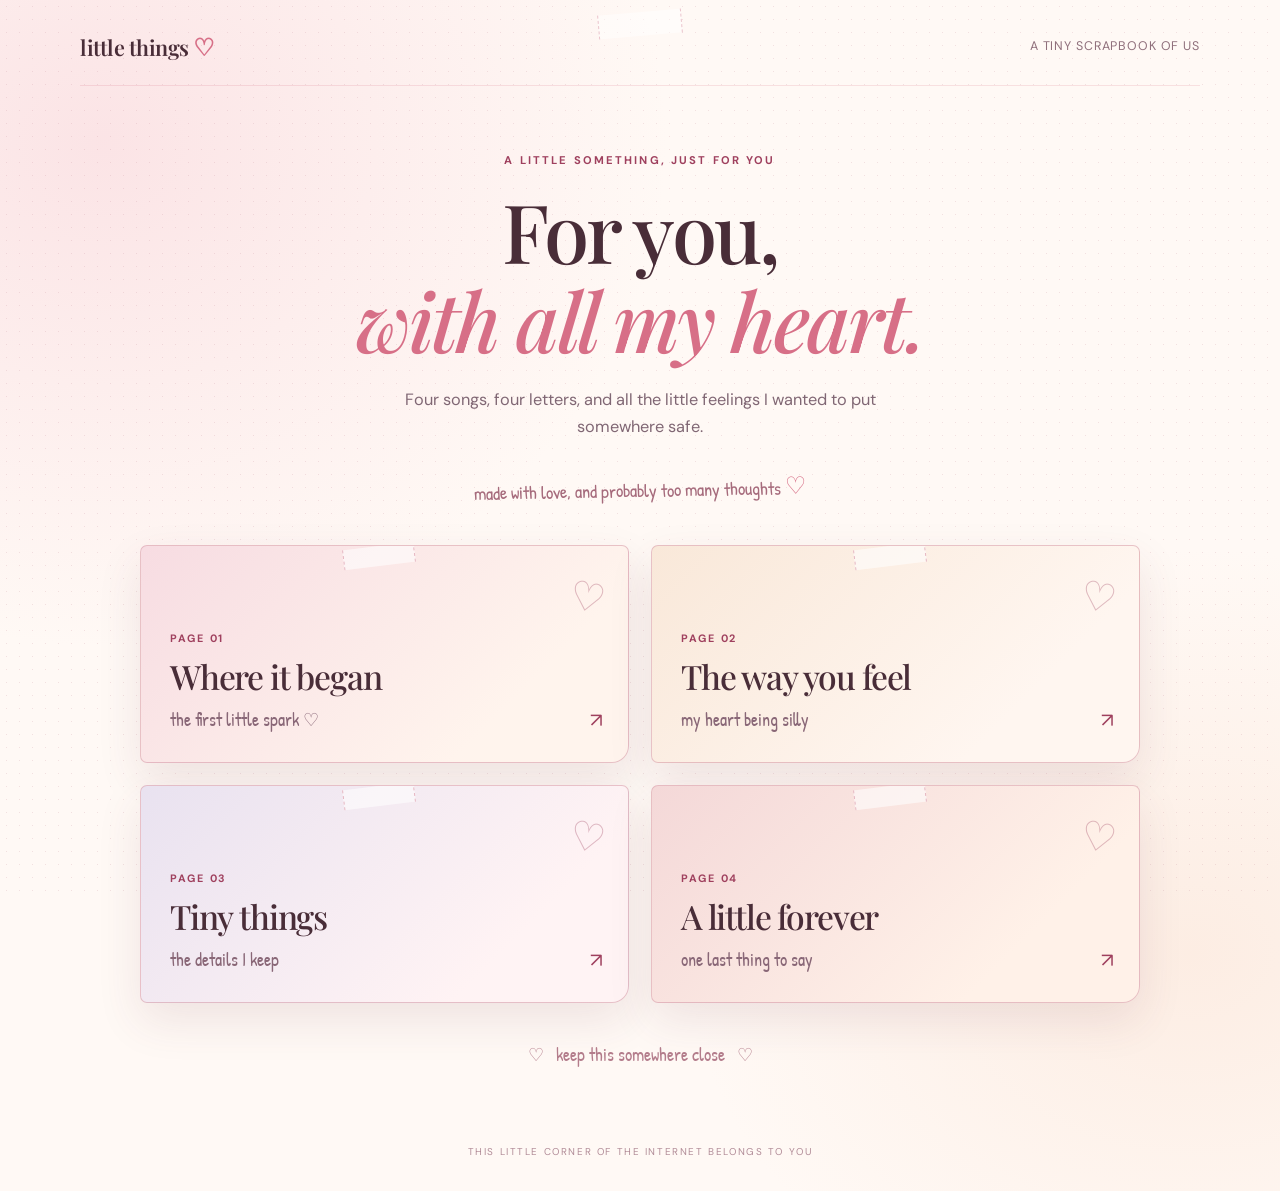
<file: index.html>
<!DOCTYPE html>
<html lang="en">
<head>
  <meta charset="UTF-8"><meta name="viewport" content="width=device-width, initial-scale=1.0">
  <meta name="theme-color" content="#fff4ed"><title>little things, for you ♡</title>
  <link rel="preconnect" href="https://fonts.googleapis.com"><link rel="preconnect" href="https://fonts.gstatic.com" crossorigin>
  <link href="https://fonts.googleapis.com/css2?family=DM+Sans:wght@400;500;600&family=Patrick+Hand&family=Playfair+Display:ital,wght@0,500;0,600;1,500&display=swap" rel="stylesheet">
  <link rel="stylesheet" href="style.css">
</head>
<body class="home">
  <div class="tape tape-top"></div>
  <nav class="topbar"><a class="brand" href="index.html">little things <span>♡</span></a><span class="nav-note">a tiny scrapbook of us</span></nav>
  <main class="home-main">
    <p class="eyebrow">A LITTLE SOMETHING, JUST FOR YOU</p>
    <h1>For you,<br><em>with all my heart.</em></h1>
    <p class="intro">Four songs, four letters, and all the little feelings I wanted to put somewhere safe.</p>
    <div class="hand-note">made with love, and probably too many thoughts <span>♡</span></div>
    <section class="scrap-grid">
      <a class="scrap-card scrap-one" href="page1.html"><span class="tape mini-tape"></span><span class="card-num">PAGE 01</span><span class="card-title">Where it began</span><span class="card-caption">the first little spark ♡</span><span class="card-arrow">↗</span></a>
      <a class="scrap-card scrap-two" href="page2.html"><span class="tape mini-tape"></span><span class="card-num">PAGE 02</span><span class="card-title">The way you feel</span><span class="card-caption">my heart being silly</span><span class="card-arrow">↗</span></a>
      <a class="scrap-card scrap-three" href="page3.html"><span class="tape mini-tape"></span><span class="card-num">PAGE 03</span><span class="card-title">Tiny things</span><span class="card-caption">the details I keep</span><span class="card-arrow">↗</span></a>
      <a class="scrap-card scrap-four" href="page4.html"><span class="tape mini-tape"></span><span class="card-num">PAGE 04</span><span class="card-title">A little forever</span><span class="card-caption">one last thing to say</span><span class="card-arrow">↗</span></a>
    </section>
    <div class="bottom-doodle">♡ &nbsp; keep this somewhere close &nbsp; ♡</div>
  </main>
  <footer>THIS LITTLE CORNER OF THE INTERNET BELONGS TO YOU</footer>
</body></html>
</file>
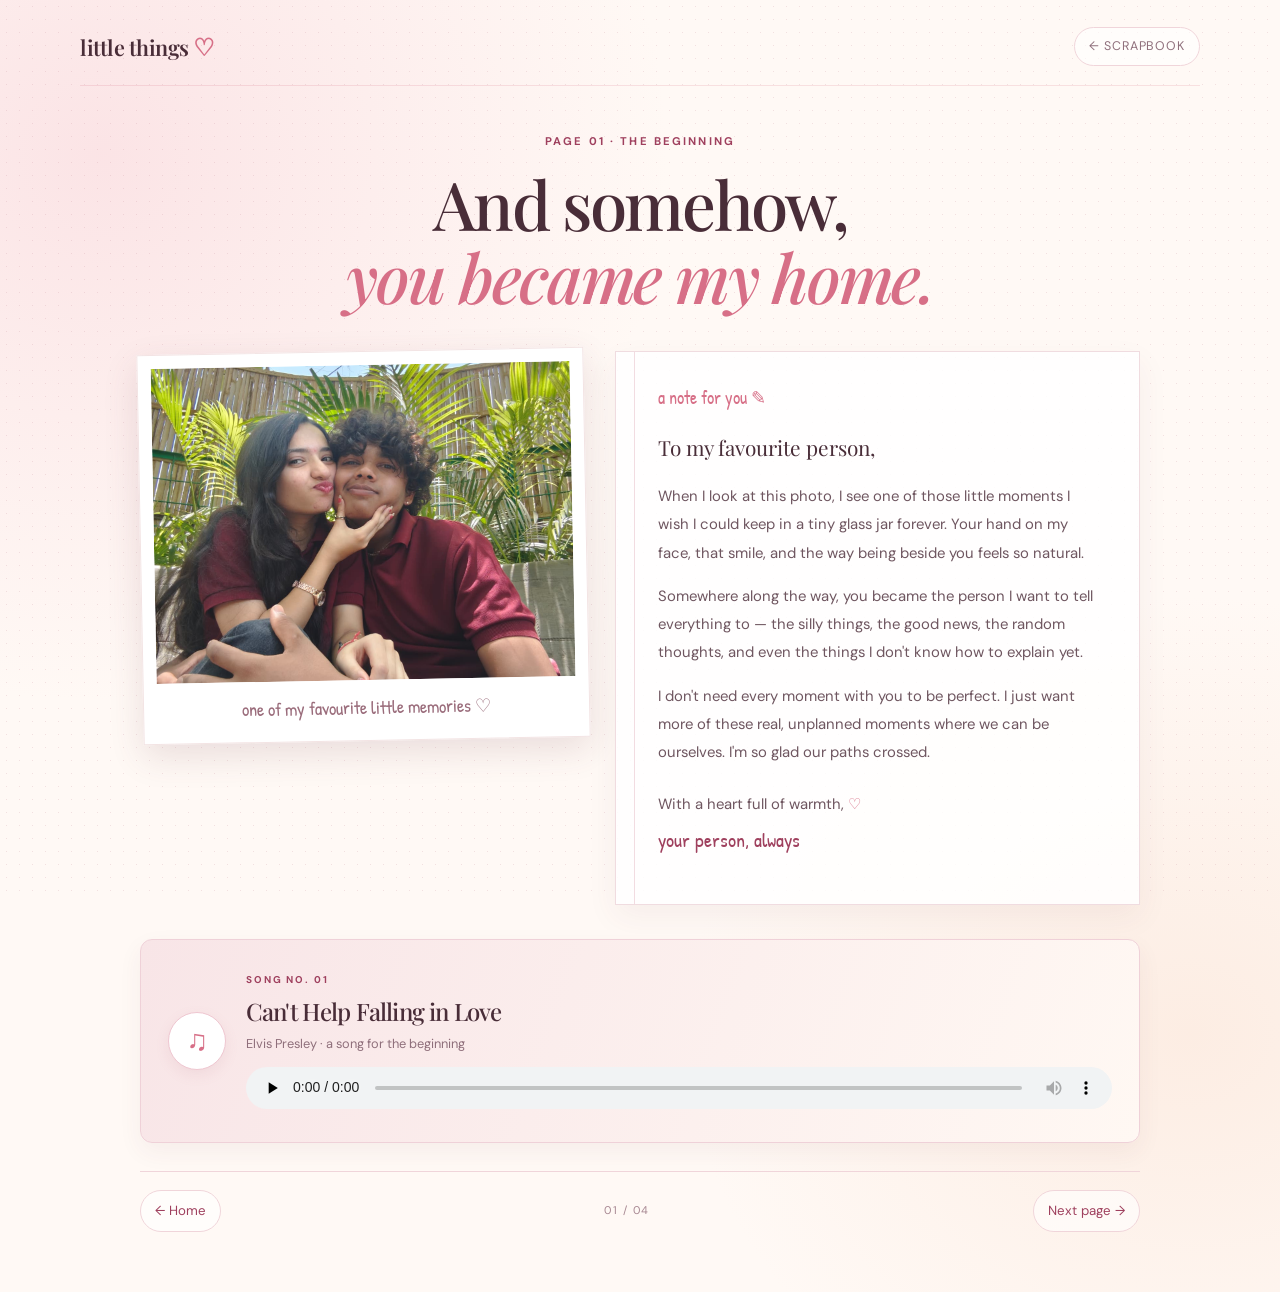
<file: page1.html>
<!DOCTYPE html><html lang="en"><head><meta charset="UTF-8"><meta name="viewport" content="width=device-width, initial-scale=1.0"><meta name="theme-color" content="#fff4ed"><title>01 · Where it began ♡</title><link rel="preconnect" href="https://fonts.googleapis.com"><link rel="preconnect" href="https://fonts.gstatic.com" crossorigin><link href="https://fonts.googleapis.com/css2?family=DM+Sans:wght@400;500;600&family=Patrick+Hand&family=Playfair+Display:ital,wght@0,500;0,600;1,500&display=swap" rel="stylesheet"><link rel="stylesheet" href="style.css"></head>
<body class="letter-page p1"><nav class="topbar"><a class="brand" href="index.html">little things <span>♡</span></a><a class="back" href="index.html">← scrapbook</a></nav><main class="letter-main"><p class="eyebrow">PAGE 01 · THE BEGINNING</p><h1>And somehow,<br><em>you became my home.</em></h1><div class="memory-layout"><figure class="photo-paper"><div class="photo-placeholder"><img src="photos/photo1.png" alt="A memory of us" onerror="this.style.display='none';this.parentElement.classList.add('empty-photo')"><span class="placeholder-copy">YOUR PHOTO GOES HERE<br><small>add your picture as photos/photo1.png</small></span></div><figcaption>one of my favourite little memories ♡</figcaption></figure><article class="letter-paper"><span class="paper-label">a note for you ✎</span><p class="dear">To my favourite person,</p><p>When I look at this photo, I see one of those little moments I wish I could keep in a tiny glass jar forever. Your hand on my face, that smile, and the way being beside you feels so natural.</p><p>Somewhere along the way, you became the person I want to tell everything to — the silly things, the good news, the random thoughts, and even the things I don't know how to explain yet.</p><p>I don't need every moment with you to be perfect. I just want more of these real, unplanned moments where we can be ourselves. I'm so glad our paths crossed.</p><p class="signoff">With a heart full of warmth, <span>♡</span></p><p class="signature">your person, always</p></article></div><section class="music-paper"><div class="music-sticker">♫</div><div class="music-content"><span class="eyebrow">SONG NO. 01</span><h2>Can't Help Falling in Love</h2><p>Elvis Presley · a song for the beginning</p><audio controls preload="none"><source src="songs/song1.mp3" type="audio/mpeg">Your browser does not support audio playback.</audio></div></section><nav class="page-nav"><a href="index.html">← Home</a><span>01 / 04</span><a href="page2.html">Next page →</a></nav></main></body></html>
</file>
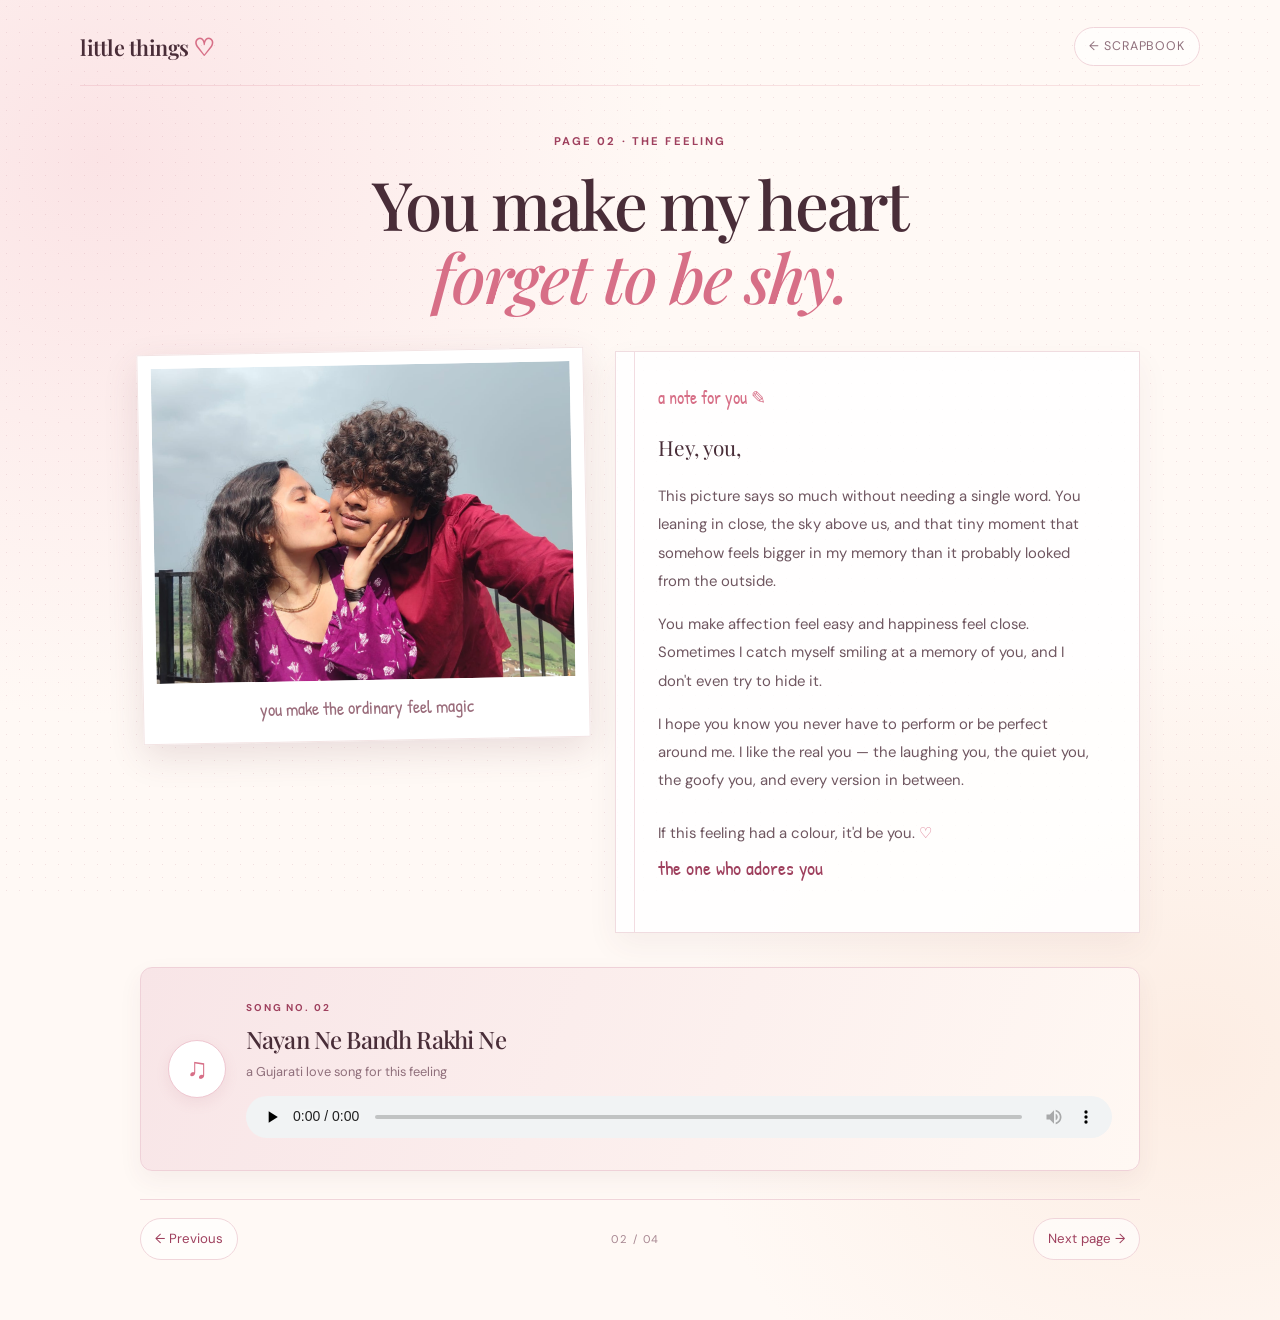
<file: page2.html>
<!DOCTYPE html><html lang="en"><head><meta charset="UTF-8"><meta name="viewport" content="width=device-width, initial-scale=1.0"><meta name="theme-color" content="#f9eef8"><title>02 · The way you feel ♡</title><link rel="preconnect" href="https://fonts.googleapis.com"><link rel="preconnect" href="https://fonts.gstatic.com" crossorigin><link href="https://fonts.googleapis.com/css2?family=DM+Sans:wght@400;500;600&family=Patrick+Hand&family=Playfair+Display:ital,wght@0,500;0,600;1,500&display=swap" rel="stylesheet"><link rel="stylesheet" href="style.css"></head>
<body class="letter-page p2"><nav class="topbar"><a class="brand" href="index.html">little things <span>♡</span></a><a class="back" href="index.html">← scrapbook</a></nav><main class="letter-main"><p class="eyebrow">PAGE 02 · THE FEELING</p><h1>You make my heart<br><em>forget to be shy.</em></h1><div class="memory-layout"><figure class="photo-paper tilted"><div class="photo-placeholder"><img src="photos/photo2.png" alt="A favourite photo" onerror="this.style.display='none';this.parentElement.classList.add('empty-photo')"><span class="placeholder-copy">YOUR PHOTO GOES HERE<br><small>add your picture as photos/photo2.png</small></span></div><figcaption>you make the ordinary feel magic</figcaption></figure><article class="letter-paper"><span class="paper-label">a note for you ✎</span><p class="dear">Hey, you,</p><p>This picture says so much without needing a single word. You leaning in close, the sky above us, and that tiny moment that somehow feels bigger in my memory than it probably looked from the outside.</p><p>You make affection feel easy and happiness feel close. Sometimes I catch myself smiling at a memory of you, and I don't even try to hide it.</p><p>I hope you know you never have to perform or be perfect around me. I like the real you — the laughing you, the quiet you, the goofy you, and every version in between.</p><p class="signoff">If this feeling had a colour, it'd be you. <span>♡</span></p><p class="signature">the one who adores you</p></article></div><section class="music-paper"><div class="music-sticker">♫</div><div class="music-content"><span class="eyebrow">SONG NO. 02</span><h2>Nayan Ne Bandh Rakhi Ne</h2><p>a Gujarati love song for this feeling</p><audio controls preload="none"><source src="songs/song2.mp3" type="audio/mpeg">Your browser does not support audio playback.</audio></div></section><nav class="page-nav"><a href="page1.html">← Previous</a><span>02 / 04</span><a href="page3.html">Next page →</a></nav></main></body></html>
</file>
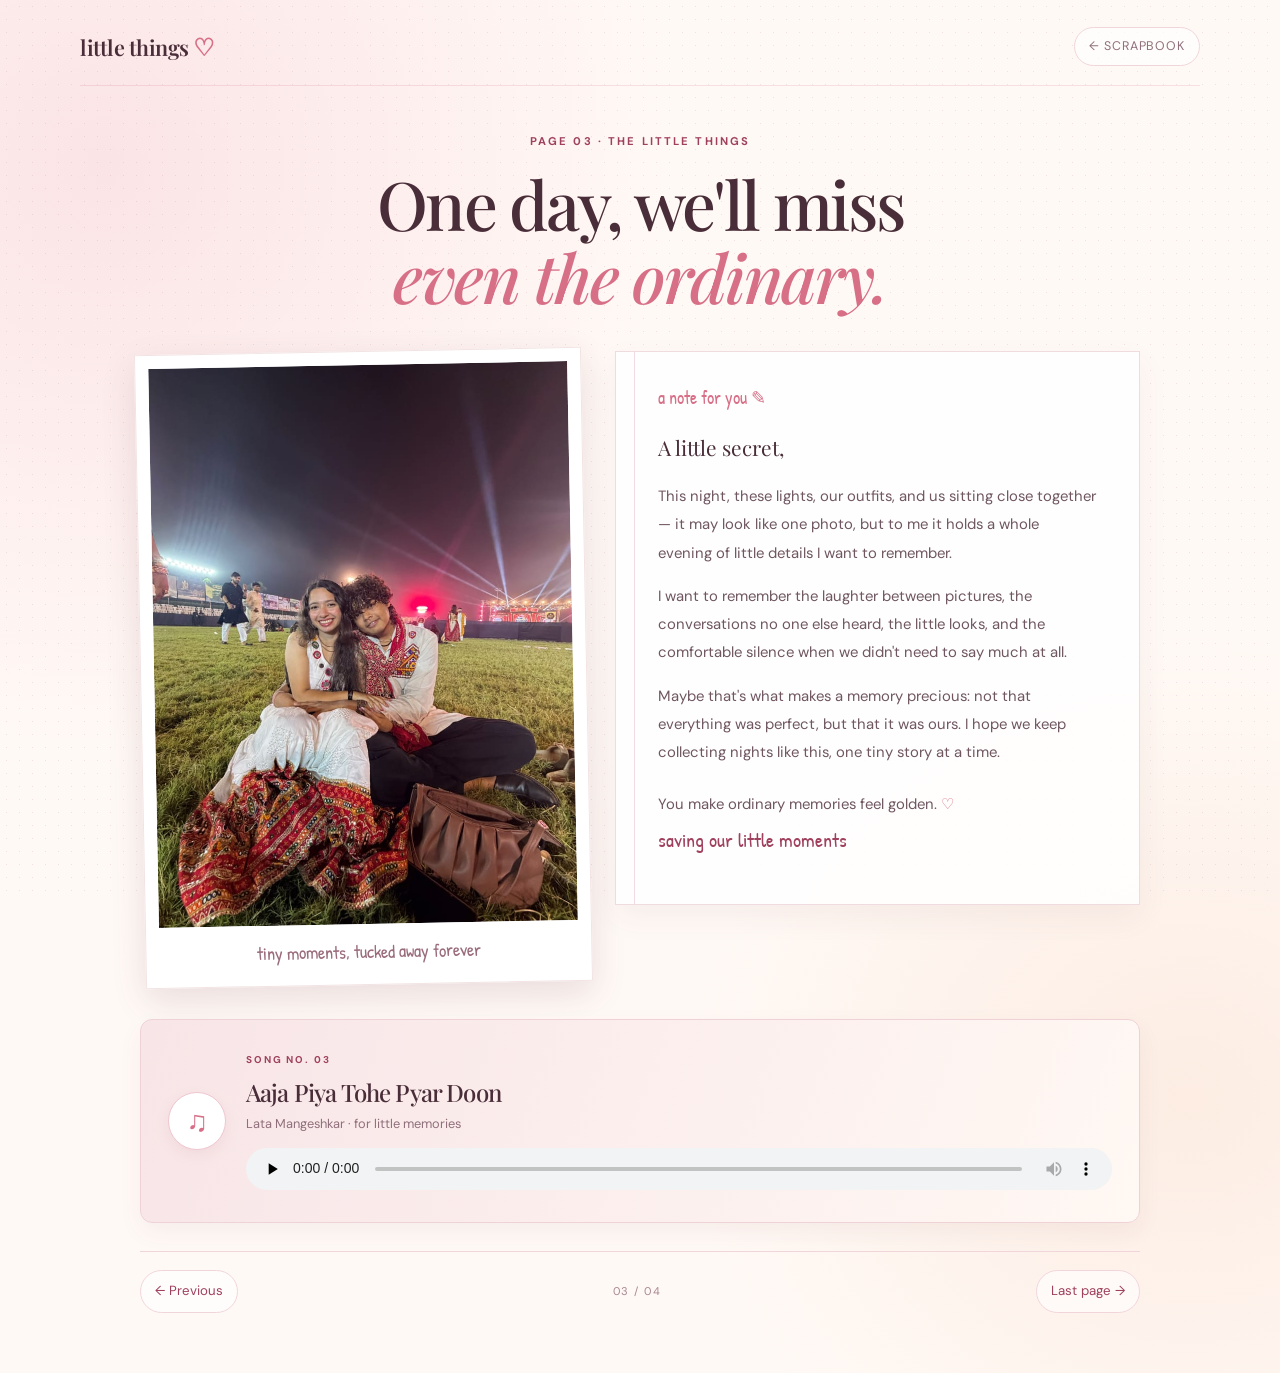
<file: page3.html>
<!DOCTYPE html><html lang="en"><head><meta charset="UTF-8"><meta name="viewport" content="width=device-width, initial-scale=1.0"><meta name="theme-color" content="#edf2fb"><title>03 · Tiny things ♡</title><link rel="preconnect" href="https://fonts.googleapis.com"><link rel="preconnect" href="https://fonts.gstatic.com" crossorigin><link href="https://fonts.googleapis.com/css2?family=DM+Sans:wght@400;500;600&family=Patrick+Hand&family=Playfair+Display:ital,wght@0,500;0,600;1,500&display=swap" rel="stylesheet"><link rel="stylesheet" href="style.css"></head>
<body class="letter-page p3"><nav class="topbar"><a class="brand" href="index.html">little things <span>♡</span></a><a class="back" href="index.html">← scrapbook</a></nav><main class="letter-main"><p class="eyebrow">PAGE 03 · THE LITTLE THINGS</p><h1>One day, we'll miss<br><em>even the ordinary.</em></h1><div class="memory-layout"><figure class="photo-paper"><div class="photo-placeholder"><img src="photos/photo3.png" alt="A small memory together" onerror="this.style.display='none';this.parentElement.classList.add('empty-photo')"><span class="placeholder-copy">YOUR PHOTO GOES HERE<br><small>add your picture as photos/photo3.png</small></span></div><figcaption>tiny moments, tucked away forever</figcaption></figure><article class="letter-paper"><span class="paper-label">a note for you ✎</span><p class="dear">A little secret,</p><p>This night, these lights, our outfits, and us sitting close together — it may look like one photo, but to me it holds a whole evening of little details I want to remember.</p><p>I want to remember the laughter between pictures, the conversations no one else heard, the little looks, and the comfortable silence when we didn't need to say much at all.</p><p>Maybe that's what makes a memory precious: not that everything was perfect, but that it was ours. I hope we keep collecting nights like this, one tiny story at a time.</p><p class="signoff">You make ordinary memories feel golden. <span>♡</span></p><p class="signature">saving our little moments</p></article></div><section class="music-paper"><div class="music-sticker">♫</div><div class="music-content"><span class="eyebrow">SONG NO. 03</span><h2>Aaja Piya Tohe Pyar Doon</h2><p>Lata Mangeshkar · for little memories</p><audio controls preload="none"><source src="songs/song3.mp3" type="audio/mpeg">Your browser does not support audio playback.</audio></div></section><nav class="page-nav"><a href="page2.html">← Previous</a><span>03 / 04</span><a href="page4.html">Last page →</a></nav></main></body></html>
</file>
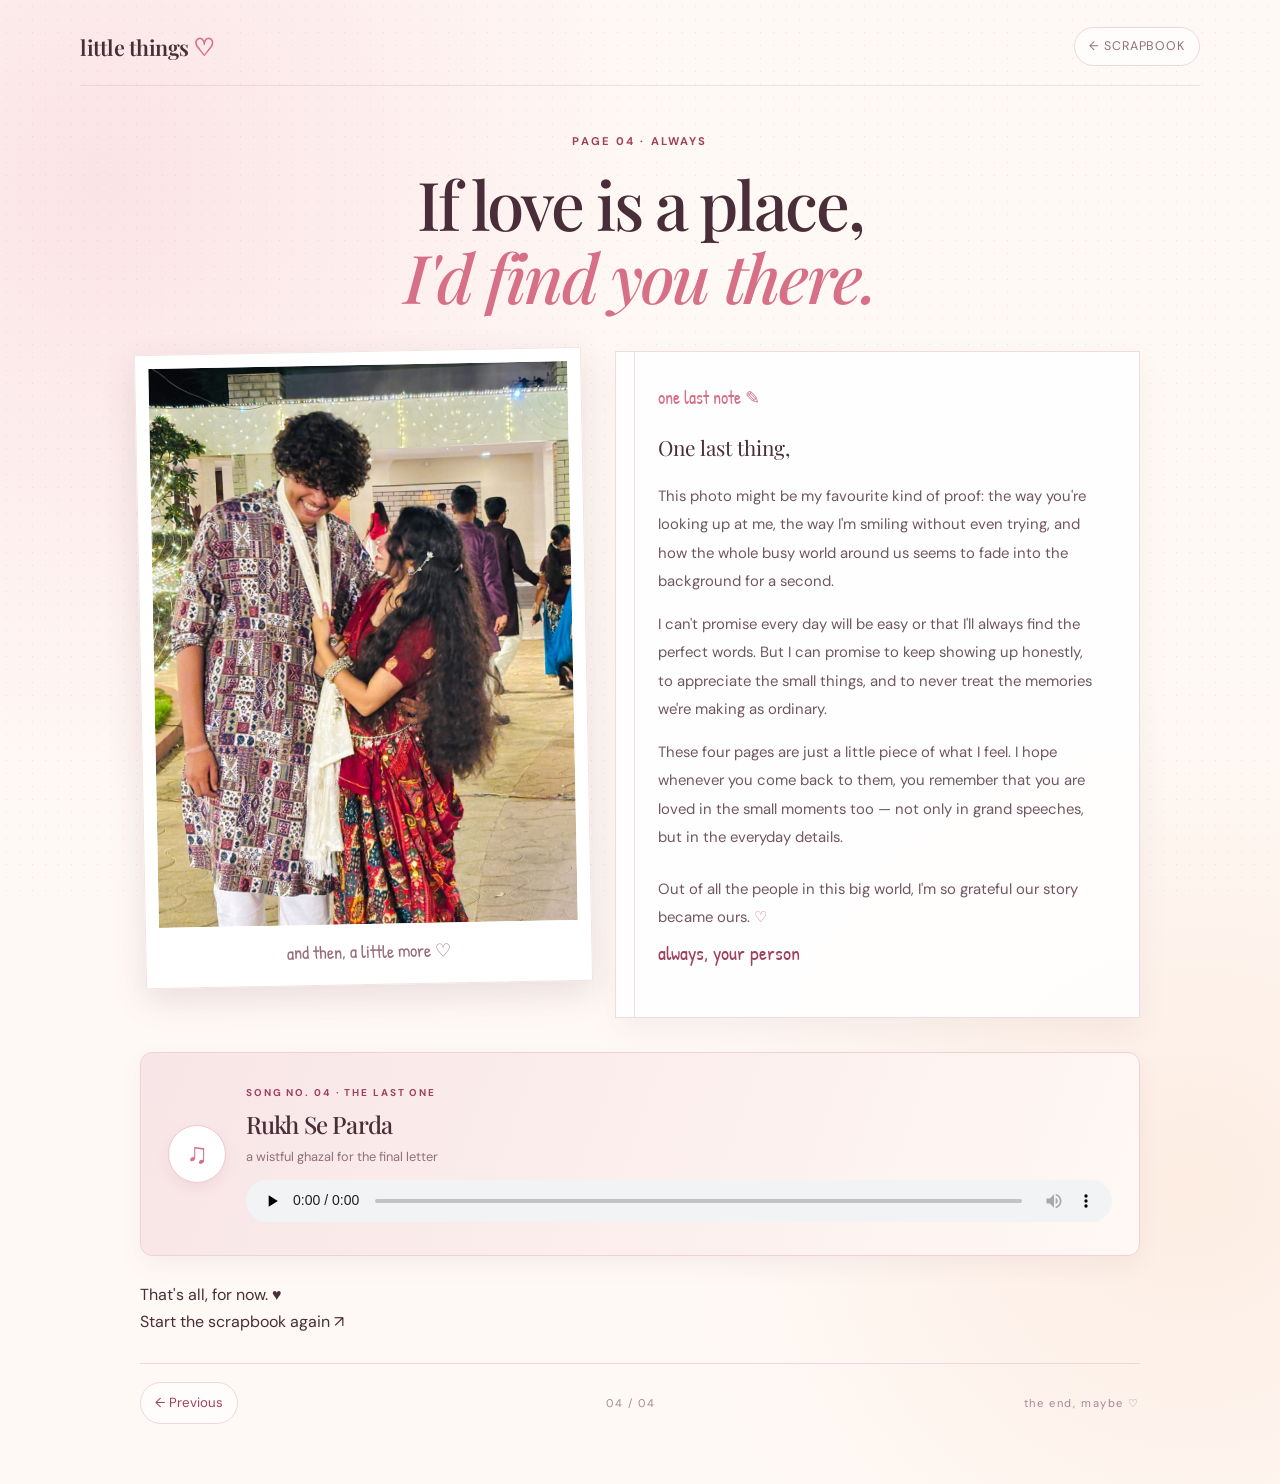
<file: page4.html>
<!DOCTYPE html><html lang="en"><head><meta charset="UTF-8"><meta name="viewport" content="width=device-width, initial-scale=1.0"><meta name="theme-color" content="#fff1e4"><title>04 · A little forever ♡</title><link rel="preconnect" href="https://fonts.googleapis.com"><link rel="preconnect" href="https://fonts.gstatic.com" crossorigin><link href="https://fonts.googleapis.com/css2?family=DM+Sans:wght@400;500;600&family=Patrick+Hand&family=Playfair+Display:ital,wght@0,500;0,600;1,500&display=swap" rel="stylesheet"><link rel="stylesheet" href="style.css"></head>
<body class="letter-page p4"><nav class="topbar"><a class="brand" href="index.html">little things <span>♡</span></a><a class="back" href="index.html">← scrapbook</a></nav><main class="letter-main"><p class="eyebrow">PAGE 04 · ALWAYS</p><h1>If love is a place,<br><em>I'd find you there.</em></h1><div class="memory-layout"><figure class="photo-paper tilted"><div class="photo-placeholder"><img src="photos/photo4.png" alt="A treasured photo" onerror="this.style.display='none';this.parentElement.classList.add('empty-photo')"><span class="placeholder-copy">YOUR PHOTO GOES HERE<br><small>add your picture as photos/photo4.png</small></span></div><figcaption>and then, a little more ♡</figcaption></figure><article class="letter-paper"><span class="paper-label">one last note ✎</span><p class="dear">One last thing,</p><p>This photo might be my favourite kind of proof: the way you're looking up at me, the way I'm smiling without even trying, and how the whole busy world around us seems to fade into the background for a second.</p><p>I can't promise every day will be easy or that I'll always find the perfect words. But I can promise to keep showing up honestly, to appreciate the small things, and to never treat the memories we're making as ordinary.</p><p>These four pages are just a little piece of what I feel. I hope whenever you come back to them, you remember that you are loved in the small moments too — not only in grand speeches, but in the everyday details.</p><p class="signoff">Out of all the people in this big world, I'm so grateful our story became ours. <span>♡</span></p><p class="signature">always, your person</p></article></div><section class="music-paper"><div class="music-sticker">♫</div><div class="music-content"><span class="eyebrow">SONG NO. 04 · THE LAST ONE</span><h2>Rukh Se Parda</h2><p>a wistful ghazal for the final letter</p><audio controls preload="none"><source src="songs/song4.mp3" type="audio/mpeg">Your browser does not support audio playback.</audio></div></section><div class="final-note">That's all, for now. <span>♥</span><br><a href="index.html">Start the scrapbook again ↗</a></div><nav class="page-nav"><a href="page3.html">← Previous</a><span>04 / 04</span><span>the end, maybe ♡</span></nav></main></body></html>
</file>
<file: style.css>
@import url('https://fonts.googleapis.com/css2?family=DM+Sans:wght@400;500;600;700&family=Patrick+Hand&family=Playfair+Display:ital,wght@0,500;0,600;0,700;1,500;1,600&display=swap');

:root{
  --ink:#492d38; --muted:#8f6f7b; --rose:#d76f87; --deep:#9f405e;
  --cream:#fff9f5; --pink:#f9e7e9; --paper:#fffdfb; --line:#f0d5da;
  --shadow:0 18px 45px rgba(113,55,75,.11);
}
*{box-sizing:border-box}
html{scroll-behavior:smooth}
body{
  margin:0; min-height:100vh; color:var(--ink);
  font-family:'DM Sans',sans-serif;
  background:
    radial-gradient(ellipse at 8% 12%,rgba(244,188,201,.35),transparent 34%),
    radial-gradient(ellipse at 93% 80%,rgba(249,220,202,.42),transparent 30%),
    var(--cream);
  line-height:1.7;
}
body:before{
  content:"";position:fixed;inset:0;pointer-events:none;z-index:-1;opacity:.23;
  background-image:radial-gradient(#c88f9c .65px,transparent .65px);background-size:13px 13px;
}
a{color:inherit;text-decoration:none}
.topbar{
  width:min(1120px,calc(100% - 42px));margin:0 auto;padding:26px 0 18px;
  display:flex;align-items:center;justify-content:space-between;gap:18px;
  border-bottom:1px solid rgba(215,111,135,.18);
}
.brand{font-family:'Playfair Display',serif;font-size:1.35rem;font-weight:600;letter-spacing:-.5px}
.brand span{color:var(--rose);font-size:1.5rem}
.nav-note,.back{font-size:.78rem;letter-spacing:.07em;text-transform:uppercase;color:var(--muted)}
.back{border:1px solid var(--line);padding:8px 14px;border-radius:999px;background:#fff9}
.back:hover{background:white;border-color:var(--rose)}
.home-main{width:min(1000px,calc(100% - 36px));margin:0 auto;padding:65px 0 52px;text-align:center}
.eyebrow{font-size:.7rem;font-weight:700;letter-spacing:.19em;color:var(--deep);text-transform:uppercase;margin:0 0 16px}
h1,h2,.card-title{font-family:'Playfair Display',serif;font-weight:500;letter-spacing:-.035em}
h1{font-size:clamp(2.7rem,7vw,5.1rem);line-height:1.09;margin:0 auto 22px}
h1 em{color:var(--rose);font-weight:500}
.intro{max-width:510px;margin:0 auto;color:#806774;font-size:1.02rem}
.hand-note{font-family:'Patrick Hand',cursive;font-size:1.15rem;color:#a66b7c;margin:27px 0 36px;transform:rotate(-1deg)}
.hand-note span{color:var(--rose);font-size:1.5rem}
.scrap-grid{display:grid;grid-template-columns:repeat(2,minmax(0,1fr));gap:22px;text-align:left}
.scrap-card{
  min-height:218px;position:relative;display:flex;flex-direction:column;align-items:flex-start;
  justify-content:flex-end;padding:27px 29px;border:1px solid rgba(220,166,177,.65);
  border-radius:7px 7px 17px 7px;overflow:hidden;box-shadow:var(--shadow);
  transition:transform .25s ease,box-shadow .25s ease;
}
.scrap-card:before{content:"";position:absolute;inset:0;opacity:.65;pointer-events:none}
.scrap-card:after{content:"♡";position:absolute;right:23px;top:18px;font-family:Georgia,serif;font-size:2.5rem;color:rgba(159,64,94,.34);transform:rotate(12deg)}
.scrap-card:hover{transform:translateY(-6px) rotate(-.3deg);box-shadow:0 24px 55px rgba(113,55,75,.17)}
.scrap-one{background:linear-gradient(135deg,#f7dce2,#fff4ed 75%)}
.scrap-two{background:linear-gradient(135deg,#f9e8d9,#fff6f0 75%)}
.scrap-three{background:linear-gradient(135deg,#e9e2f0,#fff3f4 75%)}
.scrap-four{background:linear-gradient(135deg,#f4d8d8,#fff1e8 75%)}
.card-num{font-size:.67rem;font-weight:700;letter-spacing:.16em;color:var(--deep);margin-bottom:9px}
.card-title{font-size:clamp(1.5rem,3vw,2.1rem);line-height:1.2;margin-bottom:7px}
.card-caption{font-family:'Patrick Hand',cursive;font-size:1.15rem;color:#896777}
.card-arrow{position:absolute;bottom:25px;right:25px;color:var(--deep);font-size:1.25rem}
.bottom-doodle{margin-top:37px;color:#b47d8c;font-family:'Patrick Hand',cursive;font-size:1.1rem}
footer{text-align:center;padding:22px 16px 30px;font-size:.62rem;letter-spacing:.16em;color:#b18b97}
.tape{position:absolute;width:84px;height:24px;background:rgba(255,255,255,.58);border-left:1px dashed #e6b7c2;border-right:1px dashed #e6b7c2;transform:rotate(-5deg)}
.tape-top{top:12px;left:calc(50% - 42px);opacity:.8}
.mini-tape{top:0;left:calc(50% - 42px);width:72px;height:20px;transform:rotate(-7deg);z-index:2}
.letter-main{width:min(1000px,calc(100% - 36px));margin:0 auto;padding:42px 0 60px}
.letter-main>.eyebrow{text-align:center;margin-top:4px}
.letter-main>h1{text-align:center;font-size:clamp(2.35rem,5.8vw,4.2rem);margin-bottom:38px}
.memory-layout{display:grid;grid-template-columns:minmax(0,.92fr) minmax(0,1.08fr);align-items:start;gap:28px}
.photo-paper{margin:0;padding:13px 13px 17px;background:white;box-shadow:0 12px 35px rgba(105,59,73,.14);transform:rotate(-1.1deg);border:1px solid #f3e4e4}
.photo-placeholder{position:relative;background:#f5e4e6;overflow:hidden;min-height:300px;display:flex;align-items:center;justify-content:center}
.photo-placeholder img{display:block;width:100%;height:auto;max-height:580px;object-fit:cover}
.placeholder-copy{display:none;position:absolute;text-align:center;font-size:.75rem;color:var(--muted)}
.empty-photo .placeholder-copy{display:block}
.photo-paper figcaption{text-align:center;font-family:'Patrick Hand',cursive;font-size:1.15rem;color:#9a6c7b;padding-top:12px}
.letter-paper{position:relative;background:rgba(255,255,255,.85);padding:30px clamp(22px,4vw,42px);border:1px solid #f0dce0;box-shadow:0 12px 30px rgba(105,59,73,.06)}
.letter-paper:before{content:"";position:absolute;left:18px;top:0;bottom:0;border-left:1px solid #f2dce1}
.paper-label{display:inline-block;font-family:'Patrick Hand',cursive;color:var(--rose);font-size:1.15rem;margin-bottom:9px}
.letter-paper p{font-size:.93rem;color:#6f5660;line-height:1.9;margin:0 0 15px}
.letter-paper .dear{font-family:'Playfair Display',serif;font-size:1.3rem;color:var(--ink);margin-top:5px}
.letter-paper .signoff{margin-top:24px;margin-bottom:2px}
.signoff span{color:var(--rose)}
.signature{font-family:'Patrick Hand',cursive!important;font-size:1.25rem!important;color:var(--deep)!important}
.music-paper{position:relative;display:flex;gap:20px;align-items:center;margin:34px auto 25px;padding:24px 27px;background:linear-gradient(110deg,#f8e5e7,#fff8f3);border:1px solid #efd1d8;border-radius:12px;box-shadow:0 9px 25px rgba(105,59,73,.06)}
.music-sticker{width:58px;height:58px;flex:0 0 58px;border-radius:50%;display:grid;place-items:center;background:#fff;border:1px solid #efc7d1;color:var(--rose);font-size:1.8rem;box-shadow:0 5px 14px #b86d811c}
.music-content{min-width:0;flex:1}
.music-content .eyebrow{font-size:.62rem;margin-bottom:4px}
.music-content h2{font-size:1.5rem;margin:0 0 1px}
.music-content p{font-size:.8rem;color:var(--muted);margin:0 0 13px}
audio{width:100%;height:42px;accent-color:var(--rose)}
.page-nav{display:flex;justify-content:space-between;align-items:center;gap:12px;margin-top:28px;padding-top:18px;border-top:1px solid var(--line);font-size:.83rem;color:var(--deep)}
.page-nav a{padding:9px 14px;border:1px solid var(--line);border-radius:999px;background:#fff9;transition:.2s}
.page-nav a:hover{background:#f8e3e8;border-color:#e8b9c5}
.page-nav span{font-size:.7rem;letter-spacing:.14em;color:#a78791}
@media(max-width:700px){
 .topbar{width:calc(100% - 30px);padding:19px 0 14px}.brand{font-size:1.15rem}.nav-note{font-size:.62rem;text-align:right}
 .home-main{padding:48px 0 35px}.intro{font-size:.94rem;max-width:360px}
 .scrap-grid{grid-template-columns:1fr;gap:15px}.scrap-card{min-height:178px;padding:23px 24px}
 .letter-main{padding-top:32px}.memory-layout{grid-template-columns:1fr;gap:22px}
 .photo-paper{width:min(100%,490px);margin:0 auto;transform:rotate(-.4deg)}
 .photo-placeholder{min-height:220px}.photo-placeholder img{max-height:520px}
 .letter-paper{padding:27px 25px 25px}.music-paper{padding:19px 16px;gap:13px;align-items:flex-start}
 .music-sticker{width:44px;height:44px;flex-basis:44px;font-size:1.45rem}
 .music-content h2{font-size:1.25rem}.page-nav{font-size:.75rem}.page-nav a{padding:8px 10px}
}
@media(max-width:380px){.nav-note{display:none}.home-main{width:calc(100% - 28px)}h1{font-size:2.6rem}.page-nav span{display:none}.page-nav{justify-content:space-between}}
@media(prefers-reduced-motion:reduce){*,*:before,*:after{scroll-behavior:auto!important;transition:none!important}}
</file>
